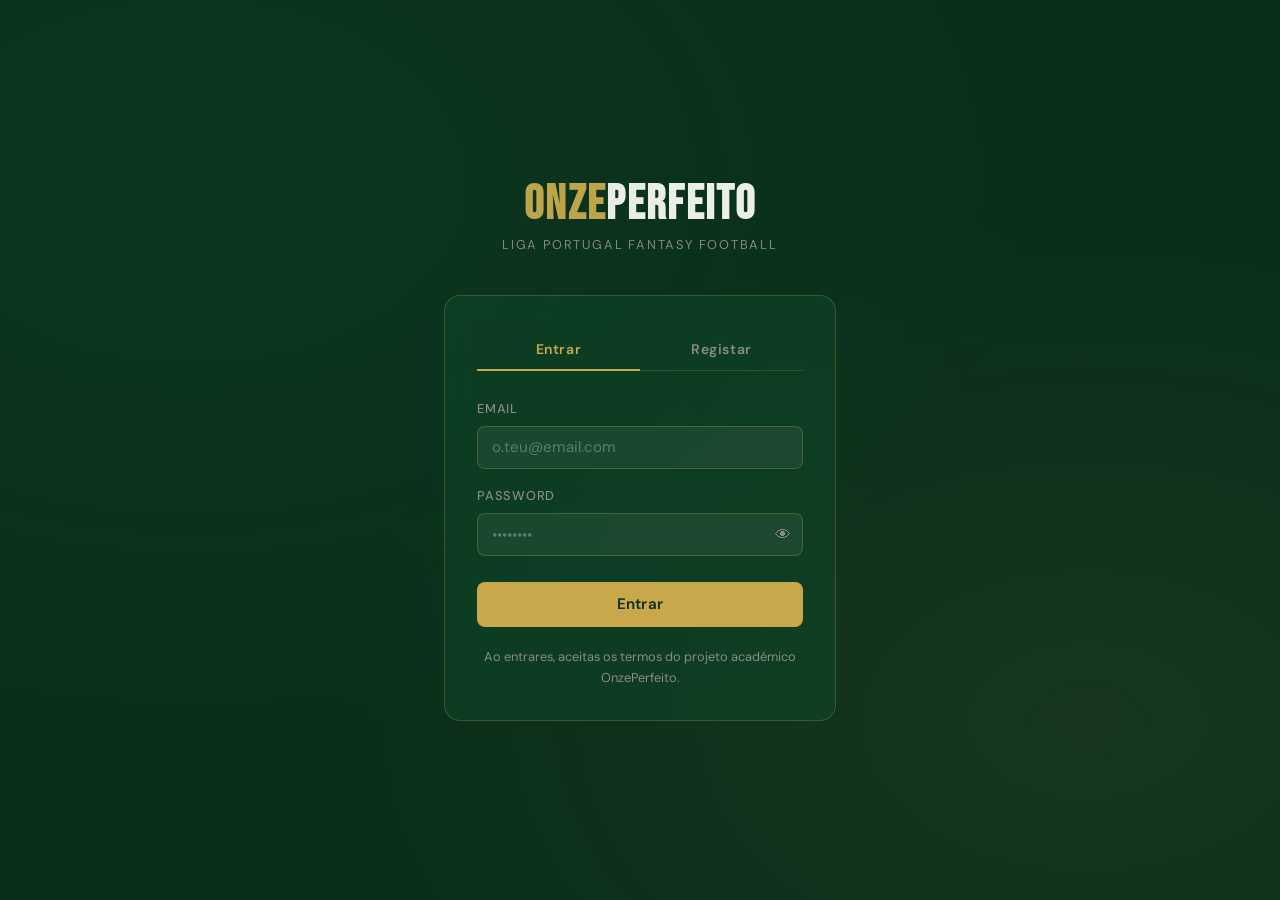
<file: backend/static/index.html>
<!DOCTYPE html>
<html lang="pt">
<head>
  <meta charset="UTF-8" />
  <meta name="viewport" content="width=device-width, initial-scale=1.0" />
  <title>OnzePerfeito — Entrar</title>
  <link rel="stylesheet" href="style.css" />
  <style>
    body { display: flex; align-items: center; justify-content: center; min-height: 100vh; }

    .auth-wrapper {
      width: 100%;
      max-width: 440px;
      padding: 1.5rem;
    }

    .auth-logo {
      text-align: center;
      margin-bottom: 2.5rem;
    }

    .auth-logo h1 {
      font-size: 3rem;
      margin-bottom: 0.2rem;
    }

    .auth-logo p {
      font-size: 0.8rem;
      letter-spacing: 0.14em;
      text-transform: uppercase;
      color: var(--cinzento);
    }

    .auth-card {
      background: rgba(15,77,46,0.45);
      border: 1px solid rgba(201,168,76,0.25);
      border-radius: var(--raio-grande);
      padding: 2rem;
      backdrop-filter: blur(12px);
    }

    .auth-tabs {
      display: flex;
      border-bottom: 1px solid rgba(201,168,76,0.2);
      margin-bottom: 1.75rem;
    }

    .auth-tab {
      flex: 1;
      background: none;
      border: none;
      color: var(--cinzento);
      font-family: var(--fonte-corpo);
      font-size: 0.875rem;
      font-weight: 600;
      letter-spacing: 0.04em;
      padding: 0.75rem;
      cursor: pointer;
      transition: color var(--transicao);
      position: relative;
    }

    .auth-tab::after {
      content: '';
      position: absolute;
      bottom: -1px; left: 0; right: 0;
      height: 2px;
      background: var(--dourado);
      transform: scaleX(0);
      transition: transform var(--transicao);
    }

    .auth-tab.ativo { color: var(--dourado); }
    .auth-tab.ativo::after { transform: scaleX(1); }

    .auth-form { display: none; }
    .auth-form.ativo { display: block; }

    .auth-footer {
      text-align: center;
      margin-top: 1.25rem;
      font-size: 0.8rem;
      color: var(--cinzento);
    }

    .btn-auth {
      width: 100%;
      margin-top: 0.5rem;
      padding: 0.8rem;
      font-size: 0.95rem;
    }

    .campo-password { position: relative; }
    .campo-password input { padding-right: 2.8rem; }
    .toggle-password {
      position: absolute;
      right: 0.75rem;
      top: 50%;
      transform: translateY(-50%);
      background: none;
      border: none;
      color: var(--cinzento);
      cursor: pointer;
      font-size: 1rem;
      padding: 0;
      line-height: 1;
    }
    .toggle-password:hover { color: var(--dourado); }
  </style>
</head>
<body>
  <div class="auth-wrapper">

    <div class="auth-logo">
      <h1>ONZE<span style="color:var(--branco)">PERFEITO</span></h1>
      <p>Liga Portugal Fantasy Football</p>
    </div>

    <div class="auth-card">
      <div class="auth-tabs">
        <button class="auth-tab ativo" onclick="mudarTab('login')">Entrar</button>
        <button class="auth-tab" onclick="mudarTab('registo')">Registar</button>
      </div>

      <!-- Alerta global -->
      <div id="alerta" class="alerta"></div>

      <!-- Formulário Login -->
      <div id="form-login" class="auth-form ativo">
        <div class="form-grupo">
          <label for="login-email">Email</label>
          <input type="email" id="login-email" placeholder="o.teu@email.com" autocomplete="email" />
        </div>
        <div class="form-grupo">
          <label for="login-password">Password</label>
          <div class="campo-password">
            <input type="password" id="login-password" placeholder="••••••••" autocomplete="current-password" />
            <button class="toggle-password" onclick="togglePassword('login-password', this)" type="button">👁</button>
          </div>
        </div>
        <button class="btn btn-primario btn-auth" id="btn-login" onclick="fazerLogin()">
          Entrar
        </button>
      </div>

      <!-- Formulário Registo -->
      <div id="form-registo" class="auth-form">
        <div class="form-grupo">
          <label for="reg-nome">Nome</label>
          <input type="text" id="reg-nome" placeholder="O teu nome" autocomplete="name" />
        </div>
        <div class="form-grupo">
          <label for="reg-email">Email</label>
          <input type="email" id="reg-email" placeholder="o.teu@email.com" autocomplete="email" />
        </div>
        <div class="form-grupo">
          <label for="reg-password">Password</label>
          <div class="campo-password">
            <input type="password" id="reg-password" placeholder="Mínimo 6 caracteres" autocomplete="new-password" />
            <button class="toggle-password" onclick="togglePassword('reg-password', this)" type="button">👁</button>
          </div>
        </div>
        <button class="btn btn-primario btn-auth" id="btn-registo" onclick="fazerRegisto()">
          Criar Conta
        </button>
      </div>

      <p class="auth-footer">
        Ao entrares, aceitas os termos do projeto académico OnzePerfeito.
      </p>
    </div>

  </div>

  <script src="auth.js"></script>
  <script src="api.js"></script>
  <script>
    // Redireciona para dashboard se já estiver autenticado
    Auth.redireccionarSeAutenticado();

    function mudarTab(tab) {
      document.querySelectorAll('.auth-tab').forEach((el, i) => {
        el.classList.toggle('ativo', (i === 0 && tab === 'login') || (i === 1 && tab === 'registo'));
      });
      document.getElementById('form-login').classList.toggle('ativo', tab === 'login');
      document.getElementById('form-registo').classList.toggle('ativo', tab === 'registo');
      document.getElementById('alerta').className = 'alerta';
    }

    function togglePassword(inputId, btn) {
      const input = document.getElementById(inputId);
      const visivel = input.type === 'text';
      input.type = visivel ? 'password' : 'text';
      btn.textContent = visivel ? '👁' : '🙈';
    }

    async function fazerLogin() {
      const email    = document.getElementById('login-email').value.trim();
      const password = document.getElementById('login-password').value;
      const btn      = document.getElementById('btn-login');

      if (!email || !password) {
        API.mostrarAlerta('alerta', 'Preenche todos os campos.', 'erro');
        return;
      }

      API.setBotaoCarregando(btn, true);
      try {
        const dados = await API.auth.login(email, password);
        // O backend retorna { token, nome } — o id está no payload JWT
        const payload = JSON.parse(atob(dados.token.split('.')[1]));
        Auth.guardarSessao(dados.token, dados.nome, payload.id);
        window.location.href = 'dashboard.html';
      } catch (e) {
        API.mostrarAlerta('alerta', e.message || 'Erro ao entrar. Tenta novamente.', 'erro');
        API.setBotaoCarregando(btn, false, 'Entrar');
      }
    }

    async function fazerRegisto() {
      const nome     = document.getElementById('reg-nome').value.trim();
      const email    = document.getElementById('reg-email').value.trim();
      const password = document.getElementById('reg-password').value;
      const btn      = document.getElementById('btn-registo');

      if (!nome || !email || !password) {
        API.mostrarAlerta('alerta', 'Preenche todos os campos.', 'erro');
        return;
      }
      if (password.length < 6) {
        API.mostrarAlerta('alerta', 'A password deve ter pelo menos 6 caracteres.', 'erro');
        return;
      }

      API.setBotaoCarregando(btn, true);
      try {
        await API.auth.registar(nome, email, password);
        API.mostrarAlerta('alerta', 'Conta criada! Podes fazer login agora.', 'sucesso');
        setTimeout(() => mudarTab('login'), 1500);
      } catch (e) {
        API.mostrarAlerta('alerta', e.message || 'Erro ao registar. Tenta novamente.', 'erro');
      } finally {
        API.setBotaoCarregando(btn, false, 'Criar Conta');
      }
    }

    // Submeter com Enter
    document.addEventListener('keydown', (e) => {
      if (e.key !== 'Enter') return;
      if (document.getElementById('form-login').classList.contains('ativo')) fazerLogin();
      else fazerRegisto();
    });
  </script>
</body>
</html>
</file>
<file: backend/static/style.css>
/* ============================================================
   OnzePerfeito — style.css
   Tema: Liga Portugal | Verde escuro + Dourado + Branco
   ============================================================ */

@import url('https://fonts.googleapis.com/css2?family=Bebas+Neue&family=DM+Sans:wght@300;400;500;600&family=DM+Mono:wght@400;500&display=swap');

/* ── Variáveis ─────────────────────────────────────────────── */
:root {
  --verde-escuro:  #0a2e1a;
  --verde-medio:   #0f4d2e;
  --verde-claro:   #1a7a46;
  --dourado:       #c9a84c;
  --dourado-claro: #e8c96d;
  --branco:        #f5f5f0;
  --cinzento:      #8a8a8a;
  --cinzento-claro:#e0e0d8;
  --erro:          #e05252;
  --sucesso:       #4caf76;

  --fonte-display: 'Bebas Neue', sans-serif;
  --fonte-corpo:   'DM Sans', sans-serif;
  --fonte-mono:    'DM Mono', monospace;

  --raio:       8px;
  --raio-grande:16px;
  --sombra:     0 4px 24px rgba(0,0,0,0.35);
  --transicao:  0.2s ease;
}

/* ── Reset ──────────────────────────────────────────────────── */
*, *::before, *::after { box-sizing: border-box; margin: 0; padding: 0; }

html { font-size: 16px; scroll-behavior: smooth; }

body {
  font-family: var(--fonte-corpo);
  background-color: var(--verde-escuro);
  color: var(--branco);
  min-height: 100vh;
  line-height: 1.6;
  -webkit-font-smoothing: antialiased;
}

/* ── Tipografia ─────────────────────────────────────────────── */
h1, h2, h3 {
  font-family: var(--fonte-display);
  letter-spacing: 0.04em;
  line-height: 1.1;
}

h1 { font-size: clamp(2.4rem, 5vw, 4rem); color: var(--dourado); }
h2 { font-size: clamp(1.6rem, 3vw, 2.4rem); }
h3 { font-size: 1.2rem; }

p { color: rgba(245,245,240,0.8); }

a { color: var(--dourado); text-decoration: none; transition: color var(--transicao); }
a:hover { color: var(--dourado-claro); }

/* ── Layout ─────────────────────────────────────────────────── */
.container {
  max-width: 1200px;
  margin: 0 auto;
  padding: 0 1.5rem;
}

.page-content {
  padding: 2rem 1.5rem;
  max-width: 1200px;
  margin: 0 auto;
}

/* ── Navbar ─────────────────────────────────────────────────── */
.navbar {
  background: rgba(10,46,26,0.95);
  backdrop-filter: blur(12px);
  border-bottom: 1px solid rgba(201,168,76,0.25);
  position: sticky;
  top: 0;
  z-index: 100;
  padding: 0 1.5rem;
}

.navbar-inner {
  max-width: 1200px;
  margin: 0 auto;
  display: flex;
  align-items: center;
  justify-content: space-between;
  height: 60px;
}

.navbar-logo {
  font-family: var(--fonte-display);
  font-size: 1.6rem;
  color: var(--dourado);
  letter-spacing: 0.06em;
  display: flex;
  align-items: center;
  gap: 0.5rem;
}

.navbar-logo span { color: var(--branco); }

.navbar-links {
  display: flex;
  align-items: center;
  gap: 0.25rem;
  list-style: none;
}

.navbar-links a {
  color: rgba(245,245,240,0.75);
  font-size: 0.875rem;
  font-weight: 500;
  padding: 0.4rem 0.9rem;
  border-radius: var(--raio);
  transition: all var(--transicao);
  letter-spacing: 0.02em;
}

.navbar-links a:hover,
.navbar-links a.ativo {
  color: var(--branco);
  background: rgba(201,168,76,0.15);
}

.navbar-links a.ativo {
  color: var(--dourado);
}

.navbar-utilizador {
  display: flex;
  align-items: center;
  gap: 0.75rem;
  font-size: 0.875rem;
}

.navbar-nome {
  color: var(--dourado);
  font-weight: 500;
}

/* ── Cartões ─────────────────────────────────────────────────── */
.card {
  background: rgba(15,77,46,0.4);
  border: 1px solid rgba(201,168,76,0.2);
  border-radius: var(--raio-grande);
  padding: 1.5rem;
  backdrop-filter: blur(8px);
  transition: border-color var(--transicao), transform var(--transicao);
}

.card:hover {
  border-color: rgba(201,168,76,0.45);
  transform: translateY(-2px);
}

.card-titulo {
  font-family: var(--fonte-display);
  font-size: 1.1rem;
  color: var(--dourado);
  letter-spacing: 0.05em;
  margin-bottom: 0.75rem;
}

/* ── Botões ─────────────────────────────────────────────────── */
.btn {
  display: inline-flex;
  align-items: center;
  justify-content: center;
  gap: 0.4rem;
  font-family: var(--fonte-corpo);
  font-size: 0.875rem;
  font-weight: 600;
  padding: 0.6rem 1.4rem;
  border-radius: var(--raio);
  border: none;
  cursor: pointer;
  transition: all var(--transicao);
  letter-spacing: 0.02em;
  white-space: nowrap;
}

.btn-primario {
  background: var(--dourado);
  color: var(--verde-escuro);
}

.btn-primario:hover {
  background: var(--dourado-claro);
  transform: translateY(-1px);
  box-shadow: 0 4px 16px rgba(201,168,76,0.4);
}

.btn-secundario {
  background: transparent;
  color: var(--dourado);
  border: 1px solid var(--dourado);
}

.btn-secundario:hover {
  background: rgba(201,168,76,0.1);
}

.btn-perigo {
  background: transparent;
  color: var(--erro);
  border: 1px solid var(--erro);
}

.btn-perigo:hover { background: rgba(224,82,82,0.1); }

.btn-sm { padding: 0.35rem 0.85rem; font-size: 0.8rem; }
.btn-lg { padding: 0.85rem 2rem; font-size: 1rem; }

.btn:disabled {
  opacity: 0.45;
  cursor: not-allowed;
  transform: none;
}

/* ── Formulários ────────────────────────────────────────────── */
.form-grupo {
  display: flex;
  flex-direction: column;
  gap: 0.4rem;
  margin-bottom: 1.1rem;
}

.form-grupo label {
  font-size: 0.8rem;
  font-weight: 500;
  color: var(--cinzento);
  letter-spacing: 0.06em;
  text-transform: uppercase;
}

.form-grupo input,
.form-grupo select {
  background: rgba(255,255,255,0.06);
  border: 1px solid rgba(201,168,76,0.25);
  border-radius: var(--raio);
  color: var(--branco);
  font-family: var(--fonte-corpo);
  font-size: 0.95rem;
  padding: 0.65rem 0.9rem;
  transition: border-color var(--transicao), background var(--transicao);
  width: 100%;
}

.form-grupo input:focus,
.form-grupo select:focus {
  outline: none;
  border-color: var(--dourado);
  background: rgba(255,255,255,0.1);
}

.form-grupo input::placeholder { color: rgba(245,245,240,0.3); }

.form-grupo select option { background: var(--verde-escuro); }

/* ── Tabelas ────────────────────────────────────────────────── */
.tabela {
  width: 100%;
  border-collapse: collapse;
  font-size: 0.9rem;
}

.tabela th {
  font-family: var(--fonte-mono);
  font-size: 0.7rem;
  letter-spacing: 0.1em;
  text-transform: uppercase;
  color: var(--cinzento);
  padding: 0.75rem 1rem;
  text-align: left;
  border-bottom: 1px solid rgba(201,168,76,0.2);
}

.tabela td {
  padding: 0.8rem 1rem;
  border-bottom: 1px solid rgba(255,255,255,0.06);
  vertical-align: middle;
}

.tabela tbody tr:hover { background: rgba(201,168,76,0.06); }

/* ── Badges de posição ──────────────────────────────────────── */
.badge-posicao {
  display: inline-block;
  font-family: var(--fonte-mono);
  font-size: 0.68rem;
  font-weight: 500;
  letter-spacing: 0.06em;
  padding: 0.2rem 0.55rem;
  border-radius: 4px;
  text-transform: uppercase;
}

.badge-gr  { background: rgba(76,175,118,0.2); color: #4caf76; border: 1px solid rgba(76,175,118,0.4); }
.badge-def { background: rgba(33,150,243,0.2); color: #64b5f6; border: 1px solid rgba(33,150,243,0.4); }
.badge-med { background: rgba(255,193,7,0.2);  color: #ffd54f; border: 1px solid rgba(255,193,7,0.4); }
.badge-av  { background: rgba(244,67,54,0.2);  color: #ef9a9a; border: 1px solid rgba(244,67,54,0.4); }

/* ── Evento especial ────────────────────────────────────────── */
.evento-banner {
  background: linear-gradient(135deg, rgba(201,168,76,0.2), rgba(201,168,76,0.05));
  border: 1px solid rgba(201,168,76,0.5);
  border-radius: var(--raio-grande);
  padding: 1rem 1.5rem;
  display: flex;
  align-items: center;
  gap: 1rem;
}

.evento-banner .evento-icone {
  font-size: 2rem;
  flex-shrink: 0;
}

.evento-banner .evento-nome {
  font-family: var(--fonte-display);
  font-size: 1.2rem;
  color: var(--dourado);
  letter-spacing: 0.05em;
}

.evento-banner .evento-desc {
  font-size: 0.8rem;
  color: rgba(245,245,240,0.6);
}

/* ── Alertas ────────────────────────────────────────────────── */
.alerta {
  border-radius: var(--raio);
  padding: 0.75rem 1rem;
  font-size: 0.875rem;
  margin-bottom: 1rem;
  display: none;
}
.alerta.visivel { display: block; }
.alerta-erro   { background: rgba(224,82,82,0.15); border: 1px solid rgba(224,82,82,0.4); color: #ef9a9a; }
.alerta-sucesso{ background: rgba(76,175,118,0.15); border: 1px solid rgba(76,175,118,0.4); color: #81c995; }
.alerta-info   { background: rgba(201,168,76,0.12); border: 1px solid rgba(201,168,76,0.35); color: var(--dourado-claro); }

/* ── Loading spinner ────────────────────────────────────────── */
.spinner {
  display: inline-block;
  width: 18px; height: 18px;
  border: 2px solid rgba(201,168,76,0.3);
  border-top-color: var(--dourado);
  border-radius: 50%;
  animation: girar 0.7s linear infinite;
}

@keyframes girar { to { transform: rotate(360deg); } }

.loading-centro {
  display: flex;
  justify-content: center;
  align-items: center;
  padding: 3rem;
}

/* ── Saldo ──────────────────────────────────────────────────── */
.saldo-display {
  font-family: var(--fonte-display);
  font-size: 1.6rem;
  color: var(--dourado);
  letter-spacing: 0.05em;
}

.saldo-display span {
  font-size: 0.9rem;
  color: var(--cinzento);
  font-family: var(--fonte-corpo);
  font-weight: 400;
  letter-spacing: 0;
  margin-left: 0.25rem;
}

/* ── Grid utilitários ───────────────────────────────────────── */
.grid-2 { display: grid; grid-template-columns: repeat(2, 1fr); gap: 1rem; }
.grid-3 { display: grid; grid-template-columns: repeat(3, 1fr); gap: 1rem; }
.grid-4 { display: grid; grid-template-columns: repeat(4, 1fr); gap: 1rem; }

@media (max-width: 768px) {
  .grid-2, .grid-3, .grid-4 { grid-template-columns: 1fr; }

  .navbar-links { display: none; }

  .navbar-mobile-toggle {
    display: flex;
    flex-direction: column;
    gap: 5px;
    cursor: pointer;
    padding: 0.5rem;
  }

  .navbar-mobile-toggle span {
    display: block;
    width: 22px; height: 2px;
    background: var(--dourado);
    border-radius: 2px;
    transition: all var(--transicao);
  }
}

@media (min-width: 769px) {
  .navbar-mobile-toggle { display: none; }
}

/* ── Divider ────────────────────────────────────────────────── */
.divider {
  border: none;
  border-top: 1px solid rgba(201,168,76,0.15);
  margin: 1.5rem 0;
}

/* ── Texto utilitários ──────────────────────────────────────── */
.text-dourado  { color: var(--dourado); }
.text-cinzento { color: var(--cinzento); }
.text-erro     { color: var(--erro); }
.text-sucesso  { color: var(--sucesso); }
.text-mono     { font-family: var(--fonte-mono); }
.text-center   { text-align: center; }
.text-sm       { font-size: 0.85rem; }

.mt-1 { margin-top: 0.5rem; }
.mt-2 { margin-top: 1rem; }
.mt-3 { margin-top: 1.5rem; }
.mt-4 { margin-top: 2rem; }
.mb-1 { margin-bottom: 0.5rem; }
.mb-2 { margin-bottom: 1rem; }
.mb-3 { margin-bottom: 1.5rem; }

.flex         { display: flex; }
.flex-center  { display: flex; align-items: center; justify-content: center; }
.flex-between { display: flex; align-items: center; justify-content: space-between; }
.gap-1        { gap: 0.5rem; }
.gap-2        { gap: 1rem; }

/* ── Fundo decorativo ───────────────────────────────────────── */
body::before {
  content: '';
  position: fixed;
  inset: 0;
  background:
    radial-gradient(ellipse at 15% 20%, rgba(26,122,70,0.12) 0%, transparent 55%),
    radial-gradient(ellipse at 85% 80%, rgba(201,168,76,0.07) 0%, transparent 50%);
  pointer-events: none;
  z-index: 0;
}

.page-content, .navbar { position: relative; z-index: 1; }
</file>
